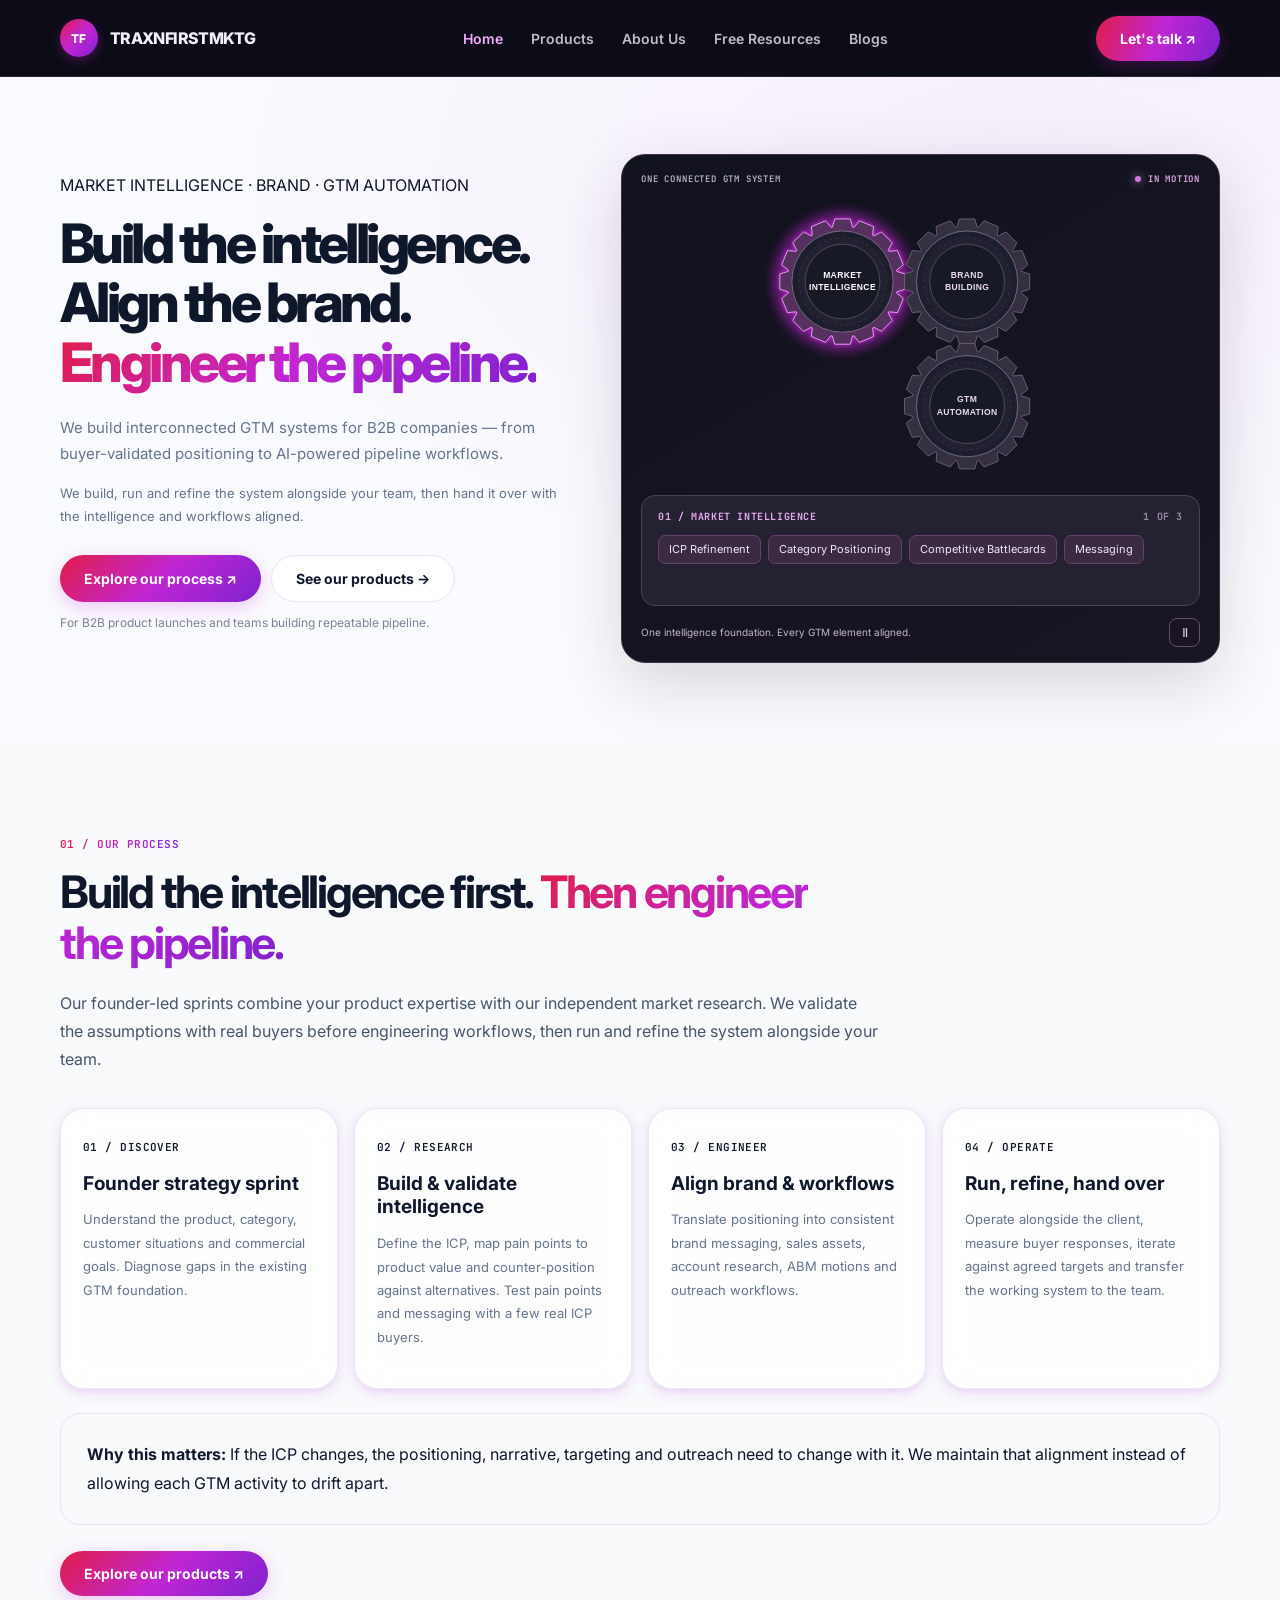
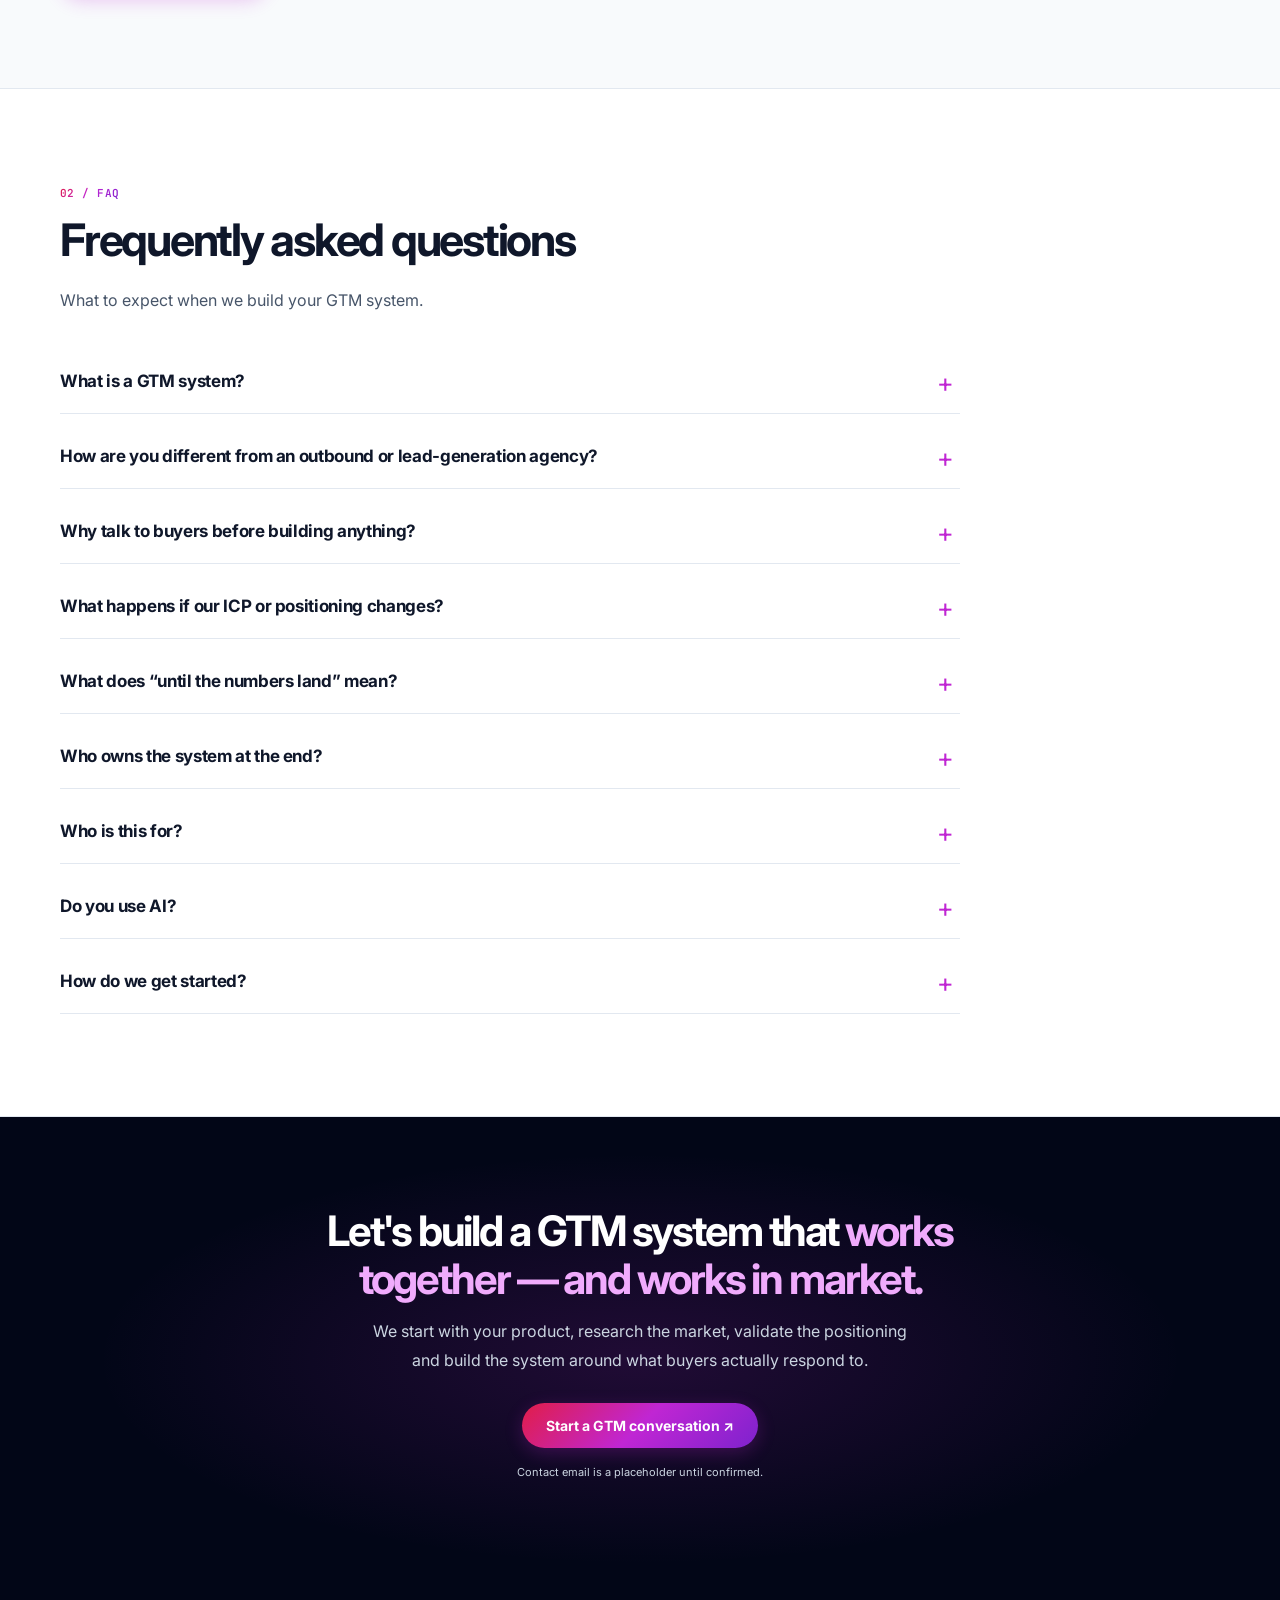
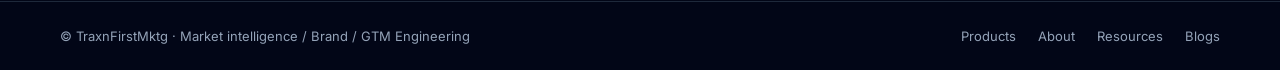
<file: index.html>
<!DOCTYPE html>

<html lang="en"><head><meta charset="utf-8"/><meta content="width=device-width,initial-scale=1" name="viewport"/><title>Interconnected GTM systems for repeatable pipeline | TraxnFirstMktg</title><meta content="TraxnFirstMktg builds buyer-validated, interconnected GTM systems for repeatable B2B pipeline." name="description"/><link href="https://fonts.googleapis.com/css2?family=Inter:wght@400;500;600;700;800&amp;family=JetBrains+Mono:wght@500;600&amp;display=swap" rel="stylesheet"/><link href="styles.css" rel="stylesheet"/></head><body><header><nav aria-label="Main" class="wrap"><a class="brand" href="index.html"><span class="mark">TF</span>TRAXNFIRSTMKTG</a><div class="links"><a aria-current="page" href="index.html">Home</a><a href="products.html">Products</a><a href="about.html">About Us</a><a href="resources.html">Free Resources</a><a href="blog.html">Blogs</a></div><a class="btn bp" href="index.html#contact">Let's talk ↗</a></nav></header><main><section class="hero" id="top"><div class="wrap hi"><div class="hero-copy"><div class="hero-kicker">MARKET INTELLIGENCE · BRAND · GTM AUTOMATION</div>
<h1>Build the intelligence. Align the brand. <span class="gt">Engineer the pipeline.</span></h1>
<p class="lead">We build interconnected GTM systems for B2B companies — from buyer-validated positioning to AI-powered pipeline workflows.</p>
<p class="lead lead-secondary">We build, run and refine the system alongside your team, then hand it over with the intelligence and workflows aligned.</p>
<div class="acts"><a class="btn bp" href="#process">Explore our process ↗</a><a class="btn bg" href="products.html">See our products →</a></div>
<p class="note">For B2B product launches and teams building repeatable pipeline.</p></div><div aria-label="Interlocking GTM system animation" class="gear-system">
<div class="gear-system-top"><span>ONE CONNECTED GTM SYSTEM</span><span class="gear-live"><i></i> IN MOTION</span></div>
<div class="gear-stage">
<svg aria-label="Three interlocking gears: Market Intelligence drives Brand Building, which drives GTM Automation" class="gear-illustration" id="gear-illustration" role="img" viewbox="0 0 520 398">
<defs>
<lineargradient id="gear-edge" x1="0" x2="1" y1="0" y2="1"><stop offset="0" stop-color="#FB7185"></stop><stop offset=".52" stop-color="#C026D3"></stop><stop offset="1" stop-color="#A78BFA"></stop></lineargradient>
<radialgradient id="gear-sheen"><stop offset="0" stop-color="#393043"></stop><stop offset="1" stop-color="#1B1D2B"></stop></radialgradient>
<filter height="180%" id="gear-glow" width="180%" x="-40%" y="-40%"><fegaussianblur stddeviation="7"></fegaussianblur></filter>
</defs>
<g aria-label="Show Market Intelligence" class="gear-unit" data-gear="0" role="button" tabindex="0">
<circle class="gear-aura" cx="160" cy="124" fill="#C026D3" filter="url(#gear-glow)" opacity=".18" r="90"></circle>
<g class="gear-rotor gear-cw" transform="translate(160 124)"><path class="gear-teeth" data-radius="78" data-teeth="16"></path><circle fill="url(#gear-sheen)" r="65" stroke="#777087" stroke-width="1.2"></circle><circle fill="none" r="56" stroke="#5A5065" stroke-dasharray="2 6" stroke-width=".8"></circle></g>
<circle cx="160" cy="124" fill="#171925" r="48" stroke="#5E536A" stroke-width="1"></circle>
<text class="gear-label" x="160" y="119">MARKET</text><text class="gear-label" x="160" y="135">INTELLIGENCE</text>
</g>
<g aria-label="Show Brand Building" class="gear-unit" data-gear="1" role="button" tabindex="0">
<circle class="gear-aura" cx="320" cy="124" fill="#C026D3" filter="url(#gear-glow)" opacity=".18" r="90"></circle>
<g class="gear-rotor gear-ccw" transform="translate(320 124)"><path class="gear-teeth" data-radius="78" data-teeth="16"></path><circle fill="url(#gear-sheen)" r="65" stroke="#777087" stroke-width="1.2"></circle><circle fill="none" r="56" stroke="#5A5065" stroke-dasharray="2 6" stroke-width=".8"></circle></g>
<circle cx="320" cy="124" fill="#171925" r="48" stroke="#5E536A" stroke-width="1"></circle>
<text class="gear-label" x="320" y="119">BRAND</text><text class="gear-label" x="320" y="135">BUILDING</text>
</g>
<g aria-label="Show GTM Automation" class="gear-unit" data-gear="2" role="button" tabindex="0">
<circle class="gear-aura" cx="320" cy="284" fill="#C026D3" filter="url(#gear-glow)" opacity=".18" r="90"></circle>
<g class="gear-rotor gear-cw" transform="translate(320 284)"><path class="gear-teeth" data-radius="78" data-teeth="16"></path><circle fill="url(#gear-sheen)" r="65" stroke="#777087" stroke-width="1.2"></circle><circle fill="none" r="56" stroke="#5A5065" stroke-dasharray="2 6" stroke-width=".8"></circle></g>
<circle cx="320" cy="284" fill="#171925" r="48" stroke="#5E536A" stroke-width="1"></circle>
<text class="gear-label" x="320" y="279">GTM</text><text class="gear-label" x="320" y="295">AUTOMATION</text>
</g>
</svg>
</div>
<div aria-atomic="true" aria-live="polite" class="gear-detail">
<div class="gear-detail-heading"><span id="gear-step">01 / MARKET INTELLIGENCE</span><span id="gear-count">1 OF 3</span></div>
<div class="gear-reveal" id="gear-reveal"></div>
</div>
<div class="gear-footer"><span>One intelligence foundation. Every GTM element aligned.</span><button aria-label="Pause animation" id="gear-pause" type="button">Ⅱ</button></div>
</div></div></section>
<section id="process"><div class="wrap"><span class="mono gt">01 / OUR PROCESS</span><h2 style="margin-top:15px">Build the intelligence first. <span class="gt">Then engineer the pipeline.</span></h2><p class="sub">Our founder-led sprints combine your product expertise with our independent market research. We validate the assumptions with real buyers before engineering workflows, then run and refine the system alongside your team.</p><div class="process-timeline"><div class="glass process-card"><span class="mono">01 / DISCOVER</span><h3>Founder strategy sprint</h3><p>Understand the product, category, customer situations and commercial goals. Diagnose gaps in the existing GTM foundation.</p></div><div class="glass process-card"><span class="mono">02 / RESEARCH</span><h3>Build &amp; validate intelligence</h3><p>Define the ICP, map pain points to product value and counter-position against alternatives. Test pain points and messaging with a few real ICP buyers.</p></div><div class="glass process-card"><span class="mono">03 / ENGINEER</span><h3>Align brand &amp; workflows</h3><p>Translate positioning into consistent brand messaging, sales assets, account research, ABM motions and outreach workflows.</p></div><div class="glass process-card"><span class="mono">04 / OPERATE</span><h3>Run, refine, hand over</h3><p>Operate alongside the client, measure buyer responses, iterate against agreed targets and transfer the working system to the team.</p></div></div><div class="callout"><strong>Why this matters:</strong> If the ICP changes, the positioning, narrative, targeting and outreach need to change with it. We maintain that alignment instead of allowing each GTM activity to drift apart.</div><div style="margin-top:26px"><a class="btn bp" href="products.html">Explore our products ↗</a></div></div></section>
<section id="faq" style="background:#fff;border-block:1px solid var(--s200)"><div class="wrap"><span class="mono gt">02 / FAQ</span><h2 style="margin-top:14px">Frequently asked questions</h2><p class="sub">What to expect when we build your GTM system.</p><div class="faq" id="faqlist"></div></div></section><section class="cta" id="contact"><div class="wrap"><h2>Let's build a GTM system that <span style="color:#F0ABFC">works together — and works in market.</span></h2><p>We start with your product, research the market, validate the positioning and build the system around what buyers actually respond to.</p><a class="btn bp" href="mailto:hello@example.com?subject=GTM%20system%20conversation">Start a GTM conversation ↗</a><p style="font-size:11px;margin-top:15px">Contact email is a placeholder until confirmed.</p></div></section></main><footer><div class="wrap ft"><span>© TraxnFirstMktg · Market intelligence / Brand / GTM Engineering</span><div><a href="products.html">Products</a><a href="about.html">About</a><a href="resources.html">Resources</a><a href="blog.html">Blogs</a></div></div></footer><script>const F=[
["What is a GTM system?","A connected set of decisions and workflows: who you sell to (ICP), why you win (positioning), how you say it (brand and messaging), and the workflows that find, reach and convert accounts. Because they share one foundation, a change in one updates the others."],
["How are you different from an outbound or lead-generation agency?","Outbound agencies usually start with lists and sequences. We start with the market: independent research, founder strategy sprints and conversations with real buyers. The workflows are then built on that, so the messages say something buyers have already told us matters."],
["Why talk to buyers before building anything?","Founder assumptions and desk research can miss what makes a pain urgent. We speak with a small number of buyers who match the target ICP to test pain points, positioning and messaging before the GTM engine is built. It is a small sample, so it confirms direction and does not replace results in market."],
["What happens if our ICP or positioning changes?","It often does as the market responds. When it does, we review and update the dependent messaging, content angles, account selection and workflows so nothing keeps running on the old story."],
["What does “until the numbers land” mean?","Before we start, we agree the performance the system must show, such as replies, qualified meetings or pipeline. We run it with you, measure real responses and revisit the ICP, positioning, messaging, targeting or workflows if the numbers are not there. Handover happens once the agreed performance is demonstrated."],
["Who owns the system at the end?","You do. We hand over the working system, the documentation and the operating knowledge your team needs to run it."],
["Who is this for?","B2B companies launching a product, and teams moving past early traction that need a structured, repeatable way to generate pipeline."],
["Do you use AI?","Yes. AI supports research, account scoring, personalization and drafting inside the workflows, with a review step before copy reaches a buyer. We choose tools to fit your team, not the other way round."],
["How do we get started?","Book a conversation. We will talk through where you are, what you already know about your buyers and whether a GTM system is the right next step. If it is, we scope the first stage together."]];
document.getElementById('faqlist').innerHTML=F.map(([q,a])=>`<details><summary>${q}</summary><p>${a}</p></details>`).join('');
</script><script defer="True" src="gears.js"></script></body></html>
</file>
<file: styles.css>
:root{--s50:#F8FAFC;--s100:#F1F5F9;--s200:#E2E8F0;--s300:#CBD5E1;--s400:#94A3B8;--s500:#64748B;--s600:#475569;--s800:#1E293B;--s900:#0F172A;--s950:#020617;--fu:#C026D3;--pu:#7E22CE;--grad:linear-gradient(135deg,#E11D48,#C026D3,#7E22CE);--sh:0 4px 14px rgba(192,38,211,.14),0 2px 6px rgba(192,38,211,.08);font-family:Inter,Arial,sans-serif;color:var(--s900)}
*{box-sizing:border-box}html{scroll-behavior:smooth}body{margin:0;background:var(--s50)}a{color:inherit;text-decoration:none}
.wrap{width:min(1160px,calc(100% - 48px));margin:auto}.mono{font-family:"JetBrains Mono",monospace;font-size:11px;font-weight:600;letter-spacing:.04em}.gt{background:var(--grad);-webkit-background-clip:text;background-clip:text;color:transparent}
:focus-visible{outline:2px solid var(--fu);outline-offset:3px}
header{position:sticky;top:0;z-index:10;background:rgba(248,250,252,.9);backdrop-filter:blur(16px);border-bottom:1px solid var(--s200)}
nav{display:flex;flex-wrap:wrap;justify-content:space-between;align-items:center;min-height:74px;gap:10px 24px}
.brand{display:flex;align-items:center;gap:12px;font-weight:800;font-size:16px;letter-spacing:-.04em}.mark{width:38px;height:38px;border-radius:50%;background:var(--grad);color:#fff;display:grid;place-items:center;font-size:12px;letter-spacing:.07em;box-shadow:0 4px 12px rgba(192,38,211,.3)}
.links{display:flex;gap:28px;font-size:14px;font-weight:600;color:var(--s600)}.links a:hover,.links a[aria-current]{color:var(--fu)}
.btn{display:inline-flex;align-items:center;gap:8px;border:0;border-radius:999px;padding:14px 24px;font:700 14px Inter,sans-serif;cursor:pointer;transition:transform .2s}.btn:hover{transform:translateY(-2px)}
.bp{background:var(--grad);color:#fff;box-shadow:0 5px 18px rgba(192,38,211,.24)}.bg{background:#fff;border:1px solid var(--s200)}
.glass{background:rgba(255,255,255,.82);border:1px solid rgba(226,232,240,.9);backdrop-filter:blur(16px);border-radius:24px;box-shadow:var(--sh)}
section{padding:88px 0}h2{font-size:clamp(28px,3.4vw,42px);letter-spacing:-.05em;line-height:1.15;margin:0 0 14px;max-width:780px}.sub{color:var(--s600);line-height:1.8;font-size:16px;max-width:680px;margin:0 0 40px}
.hero{padding:80px 0 56px;background:radial-gradient(ellipse at 85% 10%,rgba(192,38,211,.1),transparent 45%),var(--s50)}.hi{display:grid;grid-template-columns:1fr 1fr;gap:48px;align-items:center}
.hero h1{font-size:clamp(40px,4.8vw,64px);line-height:1.05;letter-spacing:-.06em;margin:0 0 22px;font-weight:800}.lead{color:var(--s600);font-size:17px;line-height:1.8;max-width:560px}.acts{display:flex;flex-wrap:wrap;gap:12px;margin:28px 0 16px}.note{font-size:13px;color:var(--s500)}
.web{padding:12px}.web svg{width:100%;height:auto;display:block}.web p{margin:4px 12px 10px;font-size:13px;color:var(--s500);text-align:center}
.web text{font:600 11px Inter,sans-serif;fill:var(--s800);text-anchor:middle;dominant-baseline:central}.web .hub{fill:#fff;font-weight:700;font-size:13px}
.rim{stroke:var(--s200);stroke-width:1}.spoke{stroke:var(--s300);stroke-width:1.5;stroke-dasharray:4 6;animation:dash 1.6s linear infinite}@keyframes dash{to{stroke-dashoffset:-20}}
.nd{fill:#fff;stroke:var(--s300);animation:lit 4s ease-in-out infinite}@keyframes lit{0%,70%,100%{stroke:var(--s300)}80%{stroke:var(--fu);stroke-width:2}}
.ring{fill:none;stroke:var(--fu);stroke-width:2;transform-box:fill-box;transform-origin:center;animation:ping 3s ease-out infinite}@keyframes ping{from{opacity:.5;transform:scale(1)}to{opacity:0;transform:scale(1.6)}}
.strip{border-block:1px solid var(--s200);background:#fff}.strip .wrap{display:flex;flex-wrap:wrap;justify-content:space-between;gap:12px 32px;padding:20px 0;font-size:14px;color:var(--s600)}.strip b{color:var(--s900)}
.g3{display:grid;grid-template-columns:repeat(3,1fr);gap:18px}.g2{display:grid;grid-template-columns:1fr 1fr;gap:18px}.card{padding:28px}.card h3{font-size:20px;letter-spacing:-.03em;margin:0 0 10px}.card p{font-size:15px;line-height:1.75;color:var(--s600);margin:0 0 12px}.card p:last-child{margin:0}
.chips{display:flex;flex-wrap:wrap;gap:8px;margin-top:16px}.chip{border:1px solid var(--s200);background:#fff;border-radius:99px;padding:6px 12px;font-size:12px;font-weight:600;color:var(--s600)}
.loop{margin-top:20px;padding:18px 22px;background:var(--s100);border-radius:16px;color:var(--s600);font-size:15px;line-height:1.7}.loop b{color:var(--s900)}
.wide{grid-column:1/-1;border:1.5px solid transparent;background:linear-gradient(#fff,#fff) padding-box,var(--grad) border-box}.wide ul{margin:12px 0 0;padding-left:20px;color:var(--s600);font-size:15px;line-height:1.9;columns:2;column-gap:40px}
.tbl{margin-top:36px;overflow-x:auto}table{width:100%;border-collapse:collapse;font-size:15px;min-width:620px}th,td{text-align:left;padding:16px 18px;border-bottom:1px solid var(--s200);vertical-align:top;line-height:1.6}th{font-size:13px;color:var(--s500);font-weight:600}td:first-child{font-weight:700;width:20%}td:nth-child(2){color:var(--s500)}td:nth-child(3){background:rgba(243,232,255,.45);font-weight:500}
.dark{background:var(--s950);color:#fff}.dark .sub{color:var(--s300)}.steps{display:grid;grid-template-columns:repeat(4,1fr);gap:16px}.steps .glass{background:rgba(255,255,255,.055);border-color:var(--s800);box-shadow:none;padding:24px}.steps h3{margin:10px 0 8px;font-size:18px}.steps p{margin:0;color:var(--s300);font-size:14px;line-height:1.7}.steps .mono{color:#E879F9}
.faq{max-width:820px}details{border-bottom:1px solid var(--s200)}summary{list-style:none;cursor:pointer;padding:22px 40px 22px 0;font-weight:700;font-size:17px;letter-spacing:-.02em;position:relative}summary::-webkit-details-marker{display:none}summary::after{content:"+";position:absolute;right:6px;top:18px;font-size:26px;font-weight:400;color:var(--fu);transition:transform .2s}details[open] summary::after{transform:rotate(45deg)}details p{margin:0 0 24px;color:var(--s600);line-height:1.8;font-size:16px;max-width:700px}
.cta{text-align:center;background:radial-gradient(ellipse at center,rgba(192,38,211,.16),transparent 60%),var(--s950);color:#fff}.cta h2{margin-inline:auto}.cta p{color:var(--s300);max-width:560px;margin:0 auto 28px;line-height:1.8}
footer{background:var(--s950);color:var(--s400);border-top:1px solid var(--s800);padding:26px 0;font-size:13px}.ft{display:flex;flex-wrap:wrap;justify-content:space-between;gap:12px 28px}.ft div{display:flex;gap:22px}
@media(max-width:900px){.hi,.g2{grid-template-columns:1fr}.g3,.steps{grid-template-columns:1fr 1fr}.links{order:3;width:100%;gap:22px;overflow-x:auto;padding-bottom:12px;white-space:nowrap}.hero{padding-top:48px}.wide ul{columns:1}}
@media(max-width:620px){.wrap{width:calc(100% - 30px)}section{padding:60px 0}.g3,.steps{grid-template-columns:1fr}}
@media(prefers-reduced-motion:reduce){*{animation:none!important}html{scroll-behavior:auto}}

/* Site-wide layout */
header{background:#0B0C15!important;border-bottom:1px solid #282938!important;position:sticky;top:0;z-index:30}
header nav{min-height:76px}
header .brand,header .links a{color:#F1EFF7!important}
header .links a{opacity:.78}
header .links a:hover,header .links a[aria-current]{opacity:1;color:#F0ABFC!important}
header .bp{background:linear-gradient(110deg,#E11D48,#C026D3,#7E22CE);color:white}
.page-hero{padding:90px 0 58px;background:radial-gradient(ellipse at 75% 5%,rgba(192,38,211,.09),transparent 45%)}
.page-hero h1{font-size:clamp(40px,5vw,64px);letter-spacing:-.06em;line-height:1.1;max-width:950px;margin:17px 0 18px}
.page-hero p{font-size:17px;color:#64748b;line-height:1.8;max-width:850px}
.process-timeline{display:grid;grid-template-columns:repeat(4,minmax(0,1fr));gap:16px}
.process-card{padding:26px 22px}
.process-card h3{font-size:19px;margin:17px 0 11px;line-height:1.25}
.process-card p{font-size:13px;line-height:1.8;color:#64748b}
.callout{padding:26px;border-radius:20px;border:1px solid #E2E8F0;background:#F8FAFC;margin-top:24px;line-height:1.8}
.resource-card{min-height:230px;display:flex;flex-direction:column;justify-content:space-between}
.resource-card .small-link{color:#A21CAF;font-weight:700;font-size:12px}
section{scroll-margin-top:80px}
#process,#faq{padding:92px 0}
#process h2,#faq h2{font-size:clamp(32px,3.5vw,48px);line-height:1.14;letter-spacing:-.05em;max-width:760px}
#process .sub,#faq .sub{max-width:820px;margin:20px 0 35px;line-height:1.75}
.faq{max-width:900px}
.faq details{margin-bottom:10px}
.cta{padding:90px 0}
@media(max-width:900px){.process-timeline{grid-template-columns:repeat(2,minmax(0,1fr))}}
@media(max-width:650px){.process-timeline{grid-template-columns:1fr}header .links{display:none}}
/* New focused hero */
.hero{padding:clamp(70px,7vw,104px) 0 96px!important;background:radial-gradient(ellipse at 80% 15%,rgba(192,38,211,.065),transparent 55%),#FAFBFE}
.hero .hi{display:block!important;max-width:1170px}
.hero-copy{text-align:center;max-width:860px;margin:0 auto 44px}
.hero-copy h1{font-size:clamp(43px,5.3vw,69px);line-height:1.075;letter-spacing:-.065em;margin:19px auto 22px;max-width:880px}
.hero-copy .lead{font-size:16px;line-height:1.75;color:#64748b;max-width:740px;margin:0 auto 14px}
.hero-copy .lead-secondary{font-size:14px!important;max-width:680px}
.hero-copy .acts{display:flex;justify-content:center;gap:12px;margin:27px 0 14px}
.hero-copy .note{font-size:12px;color:#7b8395}
.deck-shell{background:linear-gradient(145deg,#0D0E16,#11121B);border:1px solid #34323D;border-radius:28px;min-height:435px;max-width:1120px;margin:auto;box-shadow:0 35px 75px rgba(44,24,56,.13);padding:20px 30px 24px;color:#F6F4F8;position:relative;overflow:hidden}
.deck-shell::before{content:"";position:absolute;inset:0;pointer-events:none;background:radial-gradient(circle at 50% 52%,rgba(173,66,210,.10),transparent 58%)}
.deck-top{position:relative;display:flex;justify-content:space-between;align-items:center;padding-bottom:14px;border-bottom:1px solid #292936;font:600 10px 'JetBrains Mono',monospace;letter-spacing:.1em;color:#9EA0B1}
.deck-status{background:#24172D;border:1px solid #4D2B58;color:#E7B7F2;border-radius:99px;padding:7px 12px;white-space:nowrap}
.deck-scene{height:338px;position:relative;max-width:860px;margin:12px auto 0;perspective:1100px;isolation:isolate}
.deck-card{position:absolute;width:min(76%,590px);min-height:260px;left:50%;top:18px;border-radius:18px;background:linear-gradient(145deg,#20212C,#161720);border:1px solid #48414F;box-shadow:0 15px 32px rgba(0,0,0,.24);padding:23px 27px 22px;transform-origin:center;transition:transform 650ms cubic-bezier(.22,.72,.22,1),opacity 650ms ease,filter 650ms ease,border-color 650ms ease;will-change:transform;display:flex;flex-direction:column;gap:15px}
.deck-card[data-depth="0"]{transform:translateX(-50%) translateY(0) rotate(-1.3deg) scale(1);z-index:3;opacity:1;border-color:#AD65C3;filter:none}
.deck-card[data-depth="1"]{transform:translateX(-47%) translateY(26px) rotate(2deg) scale(.95);z-index:2;opacity:.82;filter:brightness(.78)}
.deck-card[data-depth="2"]{transform:translateX(-44%) translateY(49px) rotate(4deg) scale(.90);z-index:1;opacity:.60;filter:brightness(.62)}
.deck-card::before{content:"";position:absolute;inset:0;border-radius:inherit;padding:1.5px;background:conic-gradient(from var(--border-angle),transparent 0deg,transparent 240deg,#E11D48 275deg,#C026D3 320deg,#A78BFA 348deg,transparent 360deg);-webkit-mask:linear-gradient(#000 0 0) content-box,linear-gradient(#000 0 0);-webkit-mask-composite:xor;mask-composite:exclude;opacity:0;pointer-events:none}
.deck-card[data-depth="0"]::before{opacity:1;animation:border-cycle 9s linear infinite}
@property --border-angle{syntax:"<angle>";initial-value:0deg;inherits:false}
@keyframes border-cycle{to{--border-angle:360deg}}
.deck-card-head{display:flex;align-items:center;gap:12px}
.deck-symbol{width:38px;height:38px;display:grid;place-items:center;border:1px solid #694576;background:#37243F;border-radius:11px;color:#F3B5FF;font-size:20px;flex:none}
.deck-kicker{font:600 10px 'JetBrains Mono',monospace;letter-spacing:.11em;color:#CFA0DC}
.deck-card h3{color:#fff;font-size:25px;line-height:1.2;margin:3px 0 0;letter-spacing:-.045em}
.deck-points{display:grid;grid-template-columns:1fr 1fr;gap:10px 16px;margin:4px 0 0;padding:0;list-style:none}
.deck-points li{font-size:13px;line-height:1.4;color:#DFDCE8;display:flex;gap:9px;align-items:center}
.deck-points li::before{content:"";width:5px;height:5px;border-radius:50%;background:#D87BE6;flex:none}
.deck-card-foot{border-top:1px solid #34303C;padding-top:12px;color:#A5A0B2;font-size:11px;line-height:1.5;margin-top:auto}
.deck-bottom{position:relative;border-top:1px solid #2B2B37;padding-top:14px;display:flex;align-items:center;justify-content:space-between;gap:14px}
.deck-bottom p{font-size:12px;line-height:1.5;color:#B9B0C2;margin:0}
.deck-bottom strong{color:#F3C7FC}
.deck-controls{display:flex;align-items:center;gap:9px}
.deck-dot{width:8px;height:8px;background:#5B5364;border:0;border-radius:50%;cursor:pointer;padding:0;transition:all .25s}
.deck-dot[aria-current="true"]{width:26px;border-radius:9px;background:linear-gradient(90deg,#E11D48,#C026D3)}
.deck-pause{background:transparent;border:1px solid #4E4558;color:#EADDEC;border-radius:9px;min-width:35px;height:32px;cursor:pointer}
.deck-controls button:focus-visible{outline:2px solid #F0ABFC;outline-offset:3px}
@media(max-width:680px){.hero{padding:60px 0 70px!important}.hero-copy h1{font-size:clamp(38px,9vw,54px)}.hero-copy .acts{flex-wrap:wrap}.deck-shell{padding:16px 12px 17px;border-radius:19px;min-height:400px}.deck-scene{height:327px}.deck-card{width:90%;padding:19px 17px;min-height:270px}.deck-card h3{font-size:20px}.deck-points{gap:10px 7px}.deck-points li{font-size:11px}.deck-bottom{align-items:flex-start;flex-direction:column}.deck-top{font-size:9px}.deck-status{font-size:8px}}
@media(prefers-reduced-motion:reduce){.deck-card{transition:none}.deck-card::before{animation:none!important}}

/* V2: Compact, integrated hero — copy and animated deck share one row */
.hero{padding:clamp(60px,6vw,92px) 0 clamp(58px,6vw,90px)!important}
.hero .hi{display:grid!important;grid-template-columns:minmax(0,.92fr) minmax(0,1.08fr);align-items:center;gap:clamp(28px,4vw,66px);max-width:1220px}
.hero-copy{text-align:left;max-width:none;margin:0}
.hero-copy h1{font-size:clamp(40px,4.25vw,60px);line-height:1.09;letter-spacing:-.065em;margin:19px 0 23px;max-width:560px}
.hero-copy .lead{margin:0 0 14px;max-width:525px;font-size:15px;line-height:1.78}
.hero-copy .lead-secondary{font-size:13px!important;line-height:1.75}
.hero-copy .acts{justify-content:flex-start;gap:10px;margin:27px 0 13px;flex-wrap:wrap}
.hero-copy .note{text-align:left;margin-top:12px}
.deck-shell{width:100%;max-width:none;min-height:0;padding:15px 16px 17px;border-radius:23px;box-shadow:0 24px 65px rgba(44,24,56,.12)}
.deck-top{padding-bottom:12px;gap:12px;font-size:9px}
.deck-status{font-size:8px;padding:6px 9px}
.deck-scene{height:315px;margin-top:9px;max-width:none}
.deck-card{width:86%;min-height:258px;top:8px;padding:19px 21px 18px;gap:12px;border-radius:15px}
.deck-card[data-depth="0"]{transform:translateX(-50%) translateY(0) rotate(-1deg) scale(1)}
.deck-card[data-depth="1"]{transform:translateX(-47%) translateY(19px) rotate(1.5deg) scale(.955)}
.deck-card[data-depth="2"]{transform:translateX(-44%) translateY(37px) rotate(3deg) scale(.91)}
.deck-symbol{width:34px;height:34px;font-size:17px}
.deck-card h3{font-size:21px}
.deck-kicker{font-size:9px}
.deck-points{gap:10px 8px}
.deck-points li{font-size:11.5px}
.deck-card-foot{font-size:10px}
.deck-bottom{padding-top:13px}
.deck-bottom p{font-size:10.5px;max-width:340px}
@media(max-width:1020px){
.hero .hi{grid-template-columns:minmax(0,1fr) minmax(0,1fr);gap:26px}
.hero-copy h1{font-size:clamp(38px,4.5vw,51px)}
.deck-shell{padding:12px}
.deck-card{width:90%;padding:16px 14px}
.deck-card h3{font-size:19px}
.deck-points{grid-template-columns:1fr 1fr}
.deck-points li{font-size:10.5px}
}
@media(max-width:760px){
.hero .hi{grid-template-columns:1fr!important;gap:34px}
.hero-copy{text-align:center}
.hero-copy h1,.hero-copy .lead{max-width:680px;margin-left:auto;margin-right:auto}
.hero-copy .acts{justify-content:center}
.hero-copy .note{text-align:center}
.deck-shell{max-width:590px;margin:auto;padding:16px}
.deck-card{width:84%;padding:19px 20px}
.deck-card h3{font-size:21px}
.deck-points li{font-size:12px}
}
@media(max-width:440px){
.hero{padding-top:46px!important}
.hero-copy h1{font-size:clamp(35px,9vw,43px)}
.deck-shell{padding:12px 10px 15px}
.deck-scene{height:320px}
.deck-card{width:91%;padding:17px 15px;min-height:270px}
.deck-points li{font-size:10.5px}
.deck-card h3{font-size:19px}
.deck-bottom{flex-wrap:wrap}
.deck-top span:first-child{max-width:175px;line-height:1.5}
}

/* Interlocking gear hero — compact, legible and intentionally restrained */
.gear-system{width:100%;max-width:600px;margin:auto;border-radius:24px;background:linear-gradient(150deg,#10121D,#191522);border:1px solid #3D3446;box-shadow:0 22px 65px rgba(34,20,50,.16);padding:18px 19px 15px;color:#F7F2FA;overflow:hidden}
.gear-system-top{display:flex;justify-content:space-between;align-items:center;gap:12px;color:#BFB1CB;font:600 9px 'JetBrains Mono',monospace;letter-spacing:.09em}
.gear-live{color:#E0B0E8;display:flex;align-items:center;gap:7px;white-space:nowrap}
.gear-live i{width:6px;height:6px;background:#C77DDB;border-radius:50%;box-shadow:0 0 10px #C77DDB}
.gear-stage{height:310px;display:flex;align-items:center;justify-content:center;position:relative}
.gear-illustration{height:100%;width:100%;overflow:visible}
.gear-unit{cursor:pointer;outline:none}
.gear-unit:focus-visible .gear-teeth{stroke:#FFFFFF;stroke-width:3}
.gear-teeth{fill:#34303F;stroke:#6B6079;stroke-width:1.2;transition:fill .45s ease,stroke .45s ease,filter .45s ease}
.gear-aura{opacity:0;transition:opacity .6s ease}
.gear-unit.is-active .gear-aura{opacity:.48}
.gear-unit.is-active .gear-teeth{fill:#56305F;stroke:#E5A4F2;filter:drop-shadow(0 0 3px #C026D3)}
.gear-label{font-family:Arial,sans-serif;fill:#E9DCEB;font-size:11px;font-weight:700;letter-spacing:.45px;text-anchor:middle;pointer-events:none}
.gear-unit.is-active .gear-label{fill:#FFFFFF}
.gear-cw{animation:gear-turn 20s linear infinite;transform-origin:center;transform-box:fill-box}
.gear-ccw{animation:gear-turn-reverse 20s linear infinite;transform-origin:center;transform-box:fill-box}
@keyframes gear-turn{to{rotate:360deg}}
@keyframes gear-turn-reverse{to{rotate:-360deg}}
.gear-detail{background:#242130;border:1px solid #504057;border-radius:14px;padding:14px 16px;min-height:111px}
.gear-detail-heading{display:flex;justify-content:space-between;gap:10px;color:#E7A9F0;font:700 10px 'JetBrains Mono',monospace;letter-spacing:.06em}
#gear-count{color:#988CA3;white-space:nowrap}
.gear-reveal{display:flex;flex-wrap:wrap;gap:7px;margin-top:12px;min-height:50px;align-content:flex-start}
.gear-pill{background:#3A2A42;border:1px solid #65416E;color:#F1E7F4;padding:7px 10px;border-radius:7px;font-size:11px;line-height:1.2;animation:gear-pill-in .35s ease both}
@keyframes gear-pill-in{from{opacity:0;transform:translateY(7px)}to{opacity:1;transform:translateY(0)}}
.gear-footer{display:flex;justify-content:space-between;align-items:center;gap:10px;margin-top:12px;color:#C6B5CE;font-size:10px;line-height:1.5}
#gear-pause{background:transparent;border:1px solid #62526B;color:#E4C7ED;border-radius:8px;min-width:31px;height:29px;cursor:pointer}
@media(max-width:1020px){.gear-stage{height:265px}.gear-system{padding:14px}.gear-pill{font-size:10px;padding:6px 8px}}
@media(max-width:760px){.gear-stage{height:320px}.gear-system{max-width:590px}}
@media(max-width:440px){.gear-stage{height:260px}.gear-system{padding:13px 11px}.gear-detail{padding:12px}.gear-pill{font-size:10px}.gear-system-top{font-size:8px}}
@media(prefers-reduced-motion:reduce){.gear-cw,.gear-ccw,.gear-pill{animation:none!important}.gear-teeth,.gear-aura{transition:none!important}}
</file>
